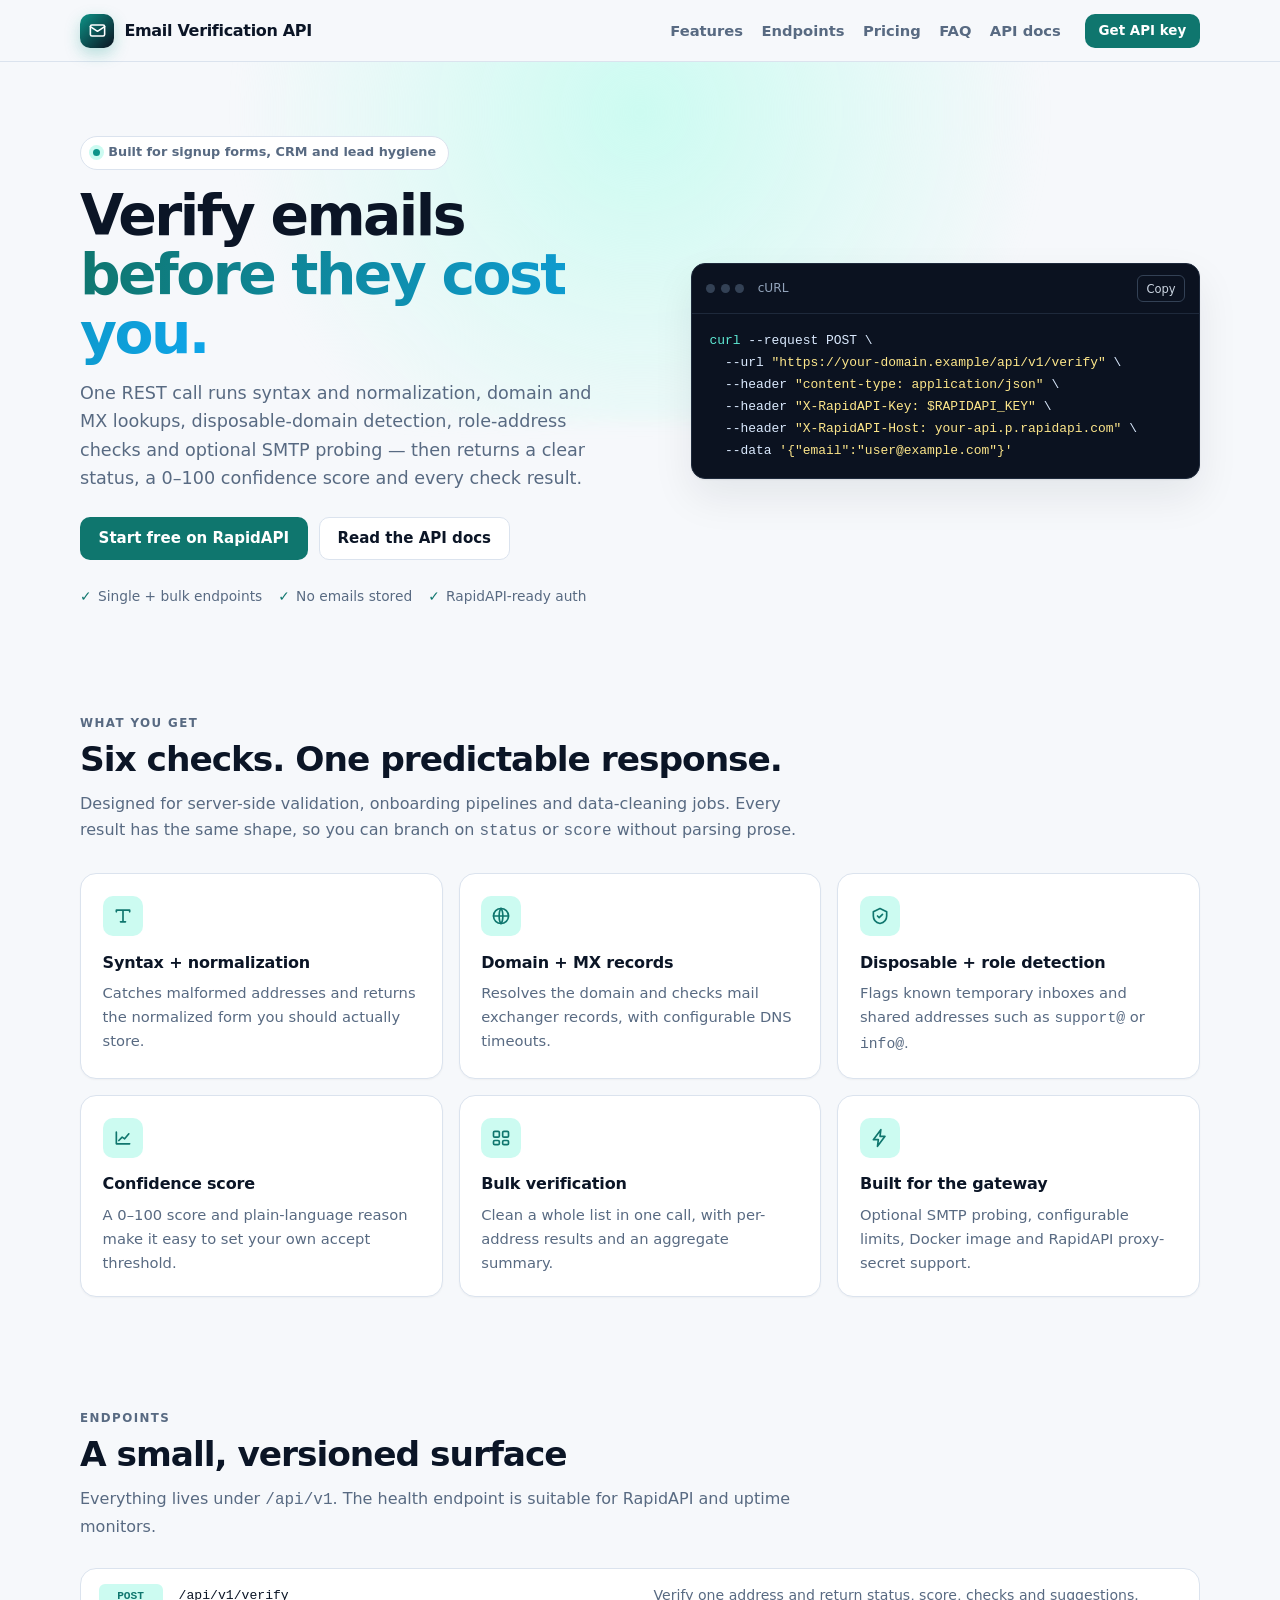
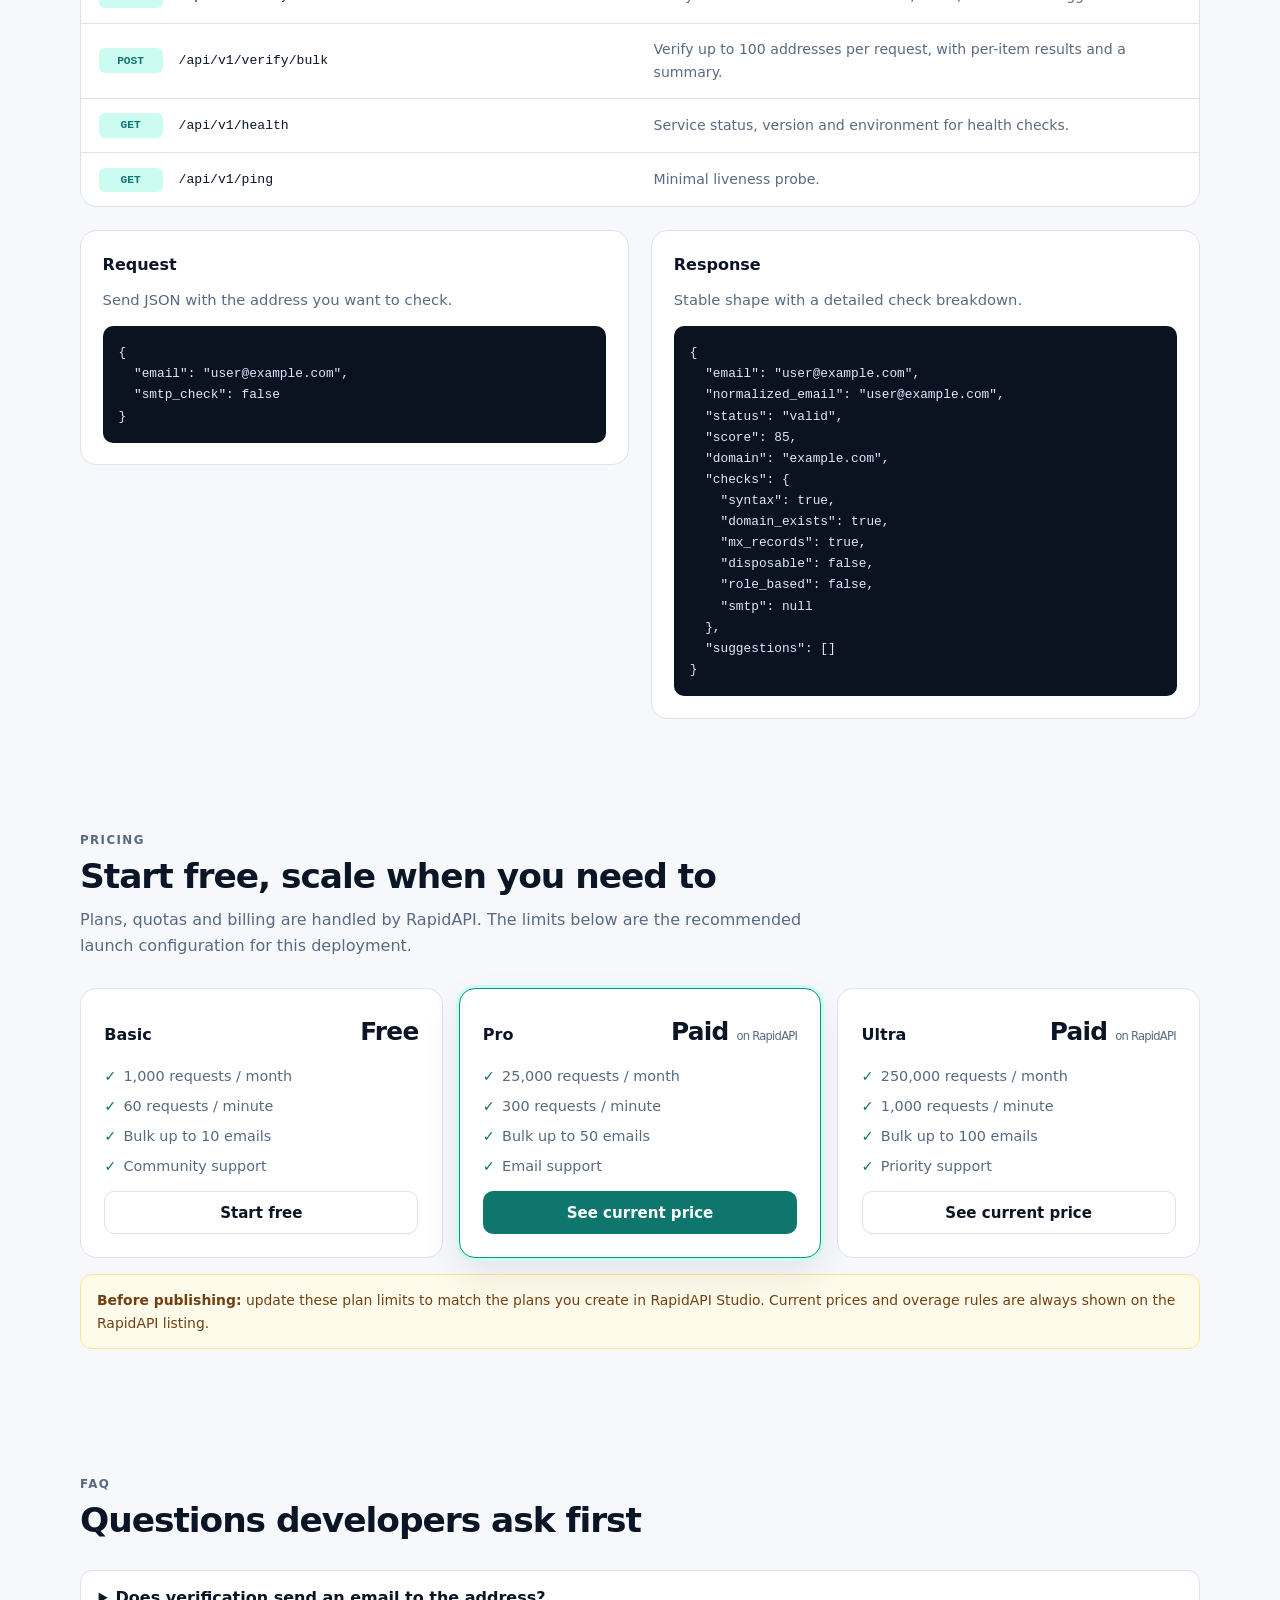
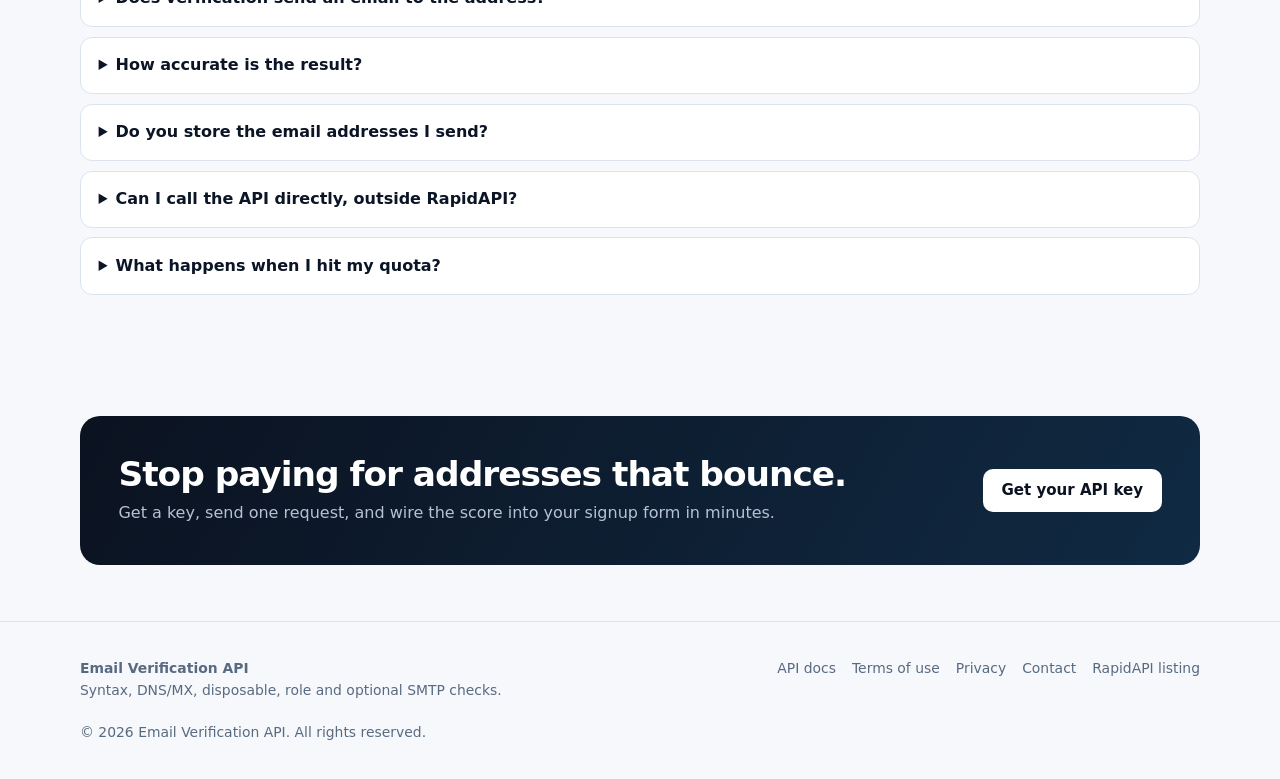
<file: website/index.html>
<!doctype html>
<html lang="en">
  <head>
    <meta charset="utf-8" />
    <meta name="viewport" content="width=device-width, initial-scale=1" />
    <title>Email Verification API — Validate emails in one request</title>
    <meta
      name="description"
      content="A fast email verification API with syntax, DNS/MX, disposable-domain, role-based and optional SMTP checks. One request returns a status, 0–100 score and a full check breakdown."
    />
    <meta name="theme-color" content="#0d9488" />
    <meta property="og:title" content="Email Verification API" />
    <meta
      property="og:description"
      content="Validate emails before they cost you. Syntax, DNS/MX, disposable, role-based and optional SMTP checks in one request."
    />
    <meta property="og:type" content="website" />
    <link rel="icon" href="assets/favicon.svg" type="image/svg+xml" />
    <link rel="stylesheet" href="assets/styles.css" />
    <!--
      BEFORE PUBLISHING
      Replace https://your-domain.example and support@your-domain.example
      everywhere on this page, in terms.html and in privacy.html.
      Also point the "Get API key" buttons at your real RapidAPI listing.
    -->
  </head>
  <body>
    <a class="skip-link" href="#main">Skip to content</a>

    <header class="site-header">
      <div class="container nav">
        <a class="brand" href="/" aria-label="Email Verification API home">
          <span class="brand-mark" aria-hidden="true">
            <svg viewBox="0 0 24 24" fill="none" stroke="currentColor" stroke-width="2" stroke-linecap="round" stroke-linejoin="round">
              <rect x="3" y="5" width="18" height="14" rx="2" />
              <path d="m3 7 9 6 9-6" />
            </svg>
          </span>
          <span>Email Verification API</span>
        </a>

        <nav class="nav-links" aria-label="Main">
          <a href="#features">Features</a>
          <a href="#endpoints">Endpoints</a>
          <a href="#pricing">Pricing</a>
          <a href="#faq">FAQ</a>
          <a href="/docs">API docs</a>
        </nav>

        <a class="btn btn-sm btn-accent" href="https://rapidapi.com/">Get API key</a>
      </div>
    </header>

    <main id="main">
      <section class="hero">
        <div class="container hero-grid">
          <div>
            <span class="eyebrow"><span class="dot" aria-hidden="true"></span> Built for signup forms, CRM and lead hygiene</span>
            <h1>Verify emails <span class="grad">before they cost you.</span></h1>
            <p class="lede">
              One REST call runs syntax and normalization, domain and MX lookups, disposable-domain
              detection, role-address checks and optional SMTP probing — then returns a clear status,
              a 0–100 confidence score and every check result.
            </p>
            <div class="hero-actions">
              <a class="btn btn-accent" href="https://rapidapi.com/">Start free on RapidAPI</a>
              <a class="btn btn-ghost" href="/docs">Read the API docs</a>
            </div>
            <div class="hero-meta">
              <span><span class="check" aria-hidden="true">✓</span> Single + bulk endpoints</span>
              <span><span class="check" aria-hidden="true">✓</span> No emails stored</span>
              <span><span class="check" aria-hidden="true">✓</span> RapidAPI-ready auth</span>
            </div>
          </div>

          <div class="code-card" aria-label="Example request">
            <div class="code-head">
              <span class="traffic" aria-hidden="true"><i></i><i></i><i></i></span>
              cURL
              <button class="copy-btn" type="button" data-copy="curl-example">Copy</button>
            </div>
            <pre id="curl-example"><code><span class="tok">curl</span> --request POST \
  --url <span class="str">"https://your-domain.example/api/v1/verify"</span> \
  --header <span class="str">"content-type: application/json"</span> \
  --header <span class="str">"X-RapidAPI-Key: $RAPIDAPI_KEY"</span> \
  --header <span class="str">"X-RapidAPI-Host: your-api.p.rapidapi.com"</span> \
  --data <span class="str">'{"email":"user@example.com"}'</span></code></pre>
          </div>
        </div>
      </section>

      <section class="section" id="features">
        <div class="container">
          <div class="section-head">
            <p class="kicker">What you get</p>
            <h2>Six checks. One predictable response.</h2>
            <p>
              Designed for server-side validation, onboarding pipelines and data-cleaning jobs.
              Every result has the same shape, so you can branch on <code>status</code> or
              <code>score</code> without parsing prose.
            </p>
          </div>

          <div class="grid-3">
            <article class="card">
              <div class="icon" aria-hidden="true">
                <svg viewBox="0 0 24 24" fill="none" stroke="currentColor" stroke-width="2" stroke-linecap="round" stroke-linejoin="round">
                  <path d="M4 7V5h16v2M12 5v14M9 19h6" />
                </svg>
              </div>
              <h3>Syntax + normalization</h3>
              <p>Catches malformed addresses and returns the normalized form you should actually store.</p>
            </article>

            <article class="card">
              <div class="icon" aria-hidden="true">
                <svg viewBox="0 0 24 24" fill="none" stroke="currentColor" stroke-width="2" stroke-linecap="round" stroke-linejoin="round">
                  <circle cx="12" cy="12" r="9" />
                  <path d="M3 12h18M12 3c3 3.5 3 14.5 0 18M12 3c-3 3.5-3 14.5 0 18" />
                </svg>
              </div>
              <h3>Domain + MX records</h3>
              <p>Resolves the domain and checks mail exchanger records, with configurable DNS timeouts.</p>
            </article>

            <article class="card">
              <div class="icon" aria-hidden="true">
                <svg viewBox="0 0 24 24" fill="none" stroke="currentColor" stroke-width="2" stroke-linecap="round" stroke-linejoin="round">
                  <path d="M12 3 4 7v5c0 5 3.5 8 8 9 4.5-1 8-4 8-9V7l-8-4Z" />
                  <path d="m9 12 2 2 4-4" />
                </svg>
              </div>
              <h3>Disposable + role detection</h3>
              <p>Flags known temporary inboxes and shared addresses such as <code>support@</code> or <code>info@</code>.</p>
            </article>

            <article class="card">
              <div class="icon" aria-hidden="true">
                <svg viewBox="0 0 24 24" fill="none" stroke="currentColor" stroke-width="2" stroke-linecap="round" stroke-linejoin="round">
                  <path d="M4 19V5M4 19h16" />
                  <path d="m7 15 4-4 3 2 5-6" />
                </svg>
              </div>
              <h3>Confidence score</h3>
              <p>A 0–100 score and plain-language reason make it easy to set your own accept threshold.</p>
            </article>

            <article class="card">
              <div class="icon" aria-hidden="true">
                <svg viewBox="0 0 24 24" fill="none" stroke="currentColor" stroke-width="2" stroke-linecap="round" stroke-linejoin="round">
                  <rect x="3" y="4" width="7" height="7" rx="1.5" />
                  <rect x="14" y="4" width="7" height="7" rx="1.5" />
                  <rect x="3" y="15" width="7" height="5" rx="1.5" />
                  <rect x="14" y="15" width="7" height="5" rx="1.5" />
                </svg>
              </div>
              <h3>Bulk verification</h3>
              <p>Clean a whole list in one call, with per-address results and an aggregate summary.</p>
            </article>

            <article class="card">
              <div class="icon" aria-hidden="true">
                <svg viewBox="0 0 24 24" fill="none" stroke="currentColor" stroke-width="2" stroke-linecap="round" stroke-linejoin="round">
                  <path d="M13 2 4 14h6l-1 8 9-12h-6l1-8Z" />
                </svg>
              </div>
              <h3>Built for the gateway</h3>
              <p>Optional SMTP probing, configurable limits, Docker image and RapidAPI proxy-secret support.</p>
            </article>
          </div>
        </div>
      </section>

      <section class="section" id="endpoints">
        <div class="container">
          <div class="section-head">
            <p class="kicker">Endpoints</p>
            <h2>A small, versioned surface</h2>
            <p>Everything lives under <code>/api/v1</code>. The health endpoint is suitable for RapidAPI and uptime monitors.</p>
          </div>

          <div class="endpoint-list">
            <div class="endpoint">
              <span class="method">POST</span>
              <code>/api/v1/verify</code>
              <p>Verify one address and return status, score, checks and suggestions.</p>
            </div>
            <div class="endpoint">
              <span class="method">POST</span>
              <code>/api/v1/verify/bulk</code>
              <p>Verify up to 100 addresses per request, with per-item results and a summary.</p>
            </div>
            <div class="endpoint">
              <span class="method">GET</span>
              <code>/api/v1/health</code>
              <p>Service status, version and environment for health checks.</p>
            </div>
            <div class="endpoint">
              <span class="method">GET</span>
              <code>/api/v1/ping</code>
              <p>Minimal liveness probe.</p>
            </div>
          </div>

          <div class="split" style="margin-top: 1.4rem">
            <div class="panel">
              <h3>Request</h3>
              <p>Send JSON with the address you want to check.</p>
              <pre><code>{
  "email": "user@example.com",
  "smtp_check": false
}</code></pre>
            </div>
            <div class="panel">
              <h3>Response</h3>
              <p>Stable shape with a detailed check breakdown.</p>
              <pre><code>{
  "email": "user@example.com",
  "normalized_email": "user@example.com",
  "status": "valid",
  "score": 85,
  "domain": "example.com",
  "checks": {
    "syntax": true,
    "domain_exists": true,
    "mx_records": true,
    "disposable": false,
    "role_based": false,
    "smtp": null
  },
  "suggestions": []
}</code></pre>
            </div>
          </div>
        </div>
      </section>

      <section class="section" id="pricing">
        <div class="container">
          <div class="section-head">
            <p class="kicker">Pricing</p>
            <h2>Start free, scale when you need to</h2>
            <p>
              Plans, quotas and billing are handled by RapidAPI. The limits below are the recommended
              launch configuration for this deployment.
            </p>
          </div>

          <div class="plan-grid">
            <article class="plan">
              <div class="plan-top">
                <h3>Basic</h3>
                <span class="price">Free</span>
              </div>
              <ul>
                <li>1,000 requests / month</li>
                <li>60 requests / minute</li>
                <li>Bulk up to 10 emails</li>
                <li>Community support</li>
              </ul>
              <a class="btn btn-ghost" href="https://rapidapi.com/">Start free</a>
            </article>

            <article class="plan featured">
              <div class="plan-top">
                <h3>Pro</h3>
                <span class="price">Paid <small>on RapidAPI</small></span>
              </div>
              <ul>
                <li>25,000 requests / month</li>
                <li>300 requests / minute</li>
                <li>Bulk up to 50 emails</li>
                <li>Email support</li>
              </ul>
              <a class="btn btn-accent" href="https://rapidapi.com/">See current price</a>
            </article>

            <article class="plan">
              <div class="plan-top">
                <h3>Ultra</h3>
                <span class="price">Paid <small>on RapidAPI</small></span>
              </div>
              <ul>
                <li>250,000 requests / month</li>
                <li>1,000 requests / minute</li>
                <li>Bulk up to 100 emails</li>
                <li>Priority support</li>
              </ul>
              <a class="btn btn-ghost" href="https://rapidapi.com/">See current price</a>
            </article>
          </div>

          <p class="note">
            <strong>Before publishing:</strong> update these plan limits to match the plans you create in
            RapidAPI Studio. Current prices and overage rules are always shown on the RapidAPI listing.
          </p>
        </div>
      </section>

      <section class="section" id="faq">
        <div class="container">
          <div class="section-head">
            <p class="kicker">FAQ</p>
            <h2>Questions developers ask first</h2>
          </div>

          <details>
            <summary>Does verification send an email to the address?</summary>
            <p>
              No. The SMTP check, when enabled, performs a best-effort mailbox handshake with the
              recipient domain. It never sends a message and never reads the mailbox. SMTP is disabled
              by default because many providers rate-limit or block probing.
            </p>
          </details>

          <details>
            <summary>How accurate is the result?</summary>
            <p>
              Syntax, DNS, disposable and role checks are deterministic. SMTP is best-effort and can be
              inconclusive. Treat <code>score</code> as a signal, not a guarantee, and set an acceptance
              threshold that fits your signup flow.
            </p>
          </details>

          <details>
            <summary>Do you store the email addresses I send?</summary>
            <p>
              The service processes addresses in memory to run the checks and does not persist them as a
              contact database. Request metadata may appear in short-lived operational logs for security
              and debugging. See the <a href="/privacy">privacy policy</a>.
            </p>
          </details>

          <details>
            <summary>Can I call the API directly, outside RapidAPI?</summary>
            <p>
              The backend supports an optional direct <code>X-API-Key</code>, but the public offering is
              sold through RapidAPI. Use the RapidAPI key and host headers shown in your dashboard.
            </p>
          </details>

          <details>
            <summary>What happens when I hit my quota?</summary>
            <p>
              RapidAPI enforces plan quotas and returns a rate-limit response. The API also returns
              standard error codes and a <code>Retry-After</code> header where applicable.
            </p>
          </details>
        </div>
      </section>

      <section class="section">
        <div class="container">
          <div class="cta">
            <div>
              <h2>Stop paying for addresses that bounce.</h2>
              <p>Get a key, send one request, and wire the score into your signup form in minutes.</p>
            </div>
            <a class="btn" href="https://rapidapi.com/">Get your API key</a>
          </div>
        </div>
      </section>
    </main>

    <footer class="site-footer">
      <div class="container footer-grid">
        <div>
          <strong>Email Verification API</strong><br />
          <span>Syntax, DNS/MX, disposable, role and optional SMTP checks.</span>
        </div>
        <nav class="footer-links" aria-label="Legal and support">
          <a href="/docs">API docs</a>
          <a href="/terms">Terms of use</a>
          <a href="/privacy">Privacy</a>
          <a href="mailto:support@your-domain.example">Contact</a>
          <a href="https://rapidapi.com/">RapidAPI listing</a>
        </nav>
      </div>
      <div class="container" style="margin-top: 1.2rem">
        <span>© 2026 Email Verification API. All rights reserved.</span>
      </div>
    </footer>

    <script src="assets/app.js" defer></script>
  </body>
</html>
</file>
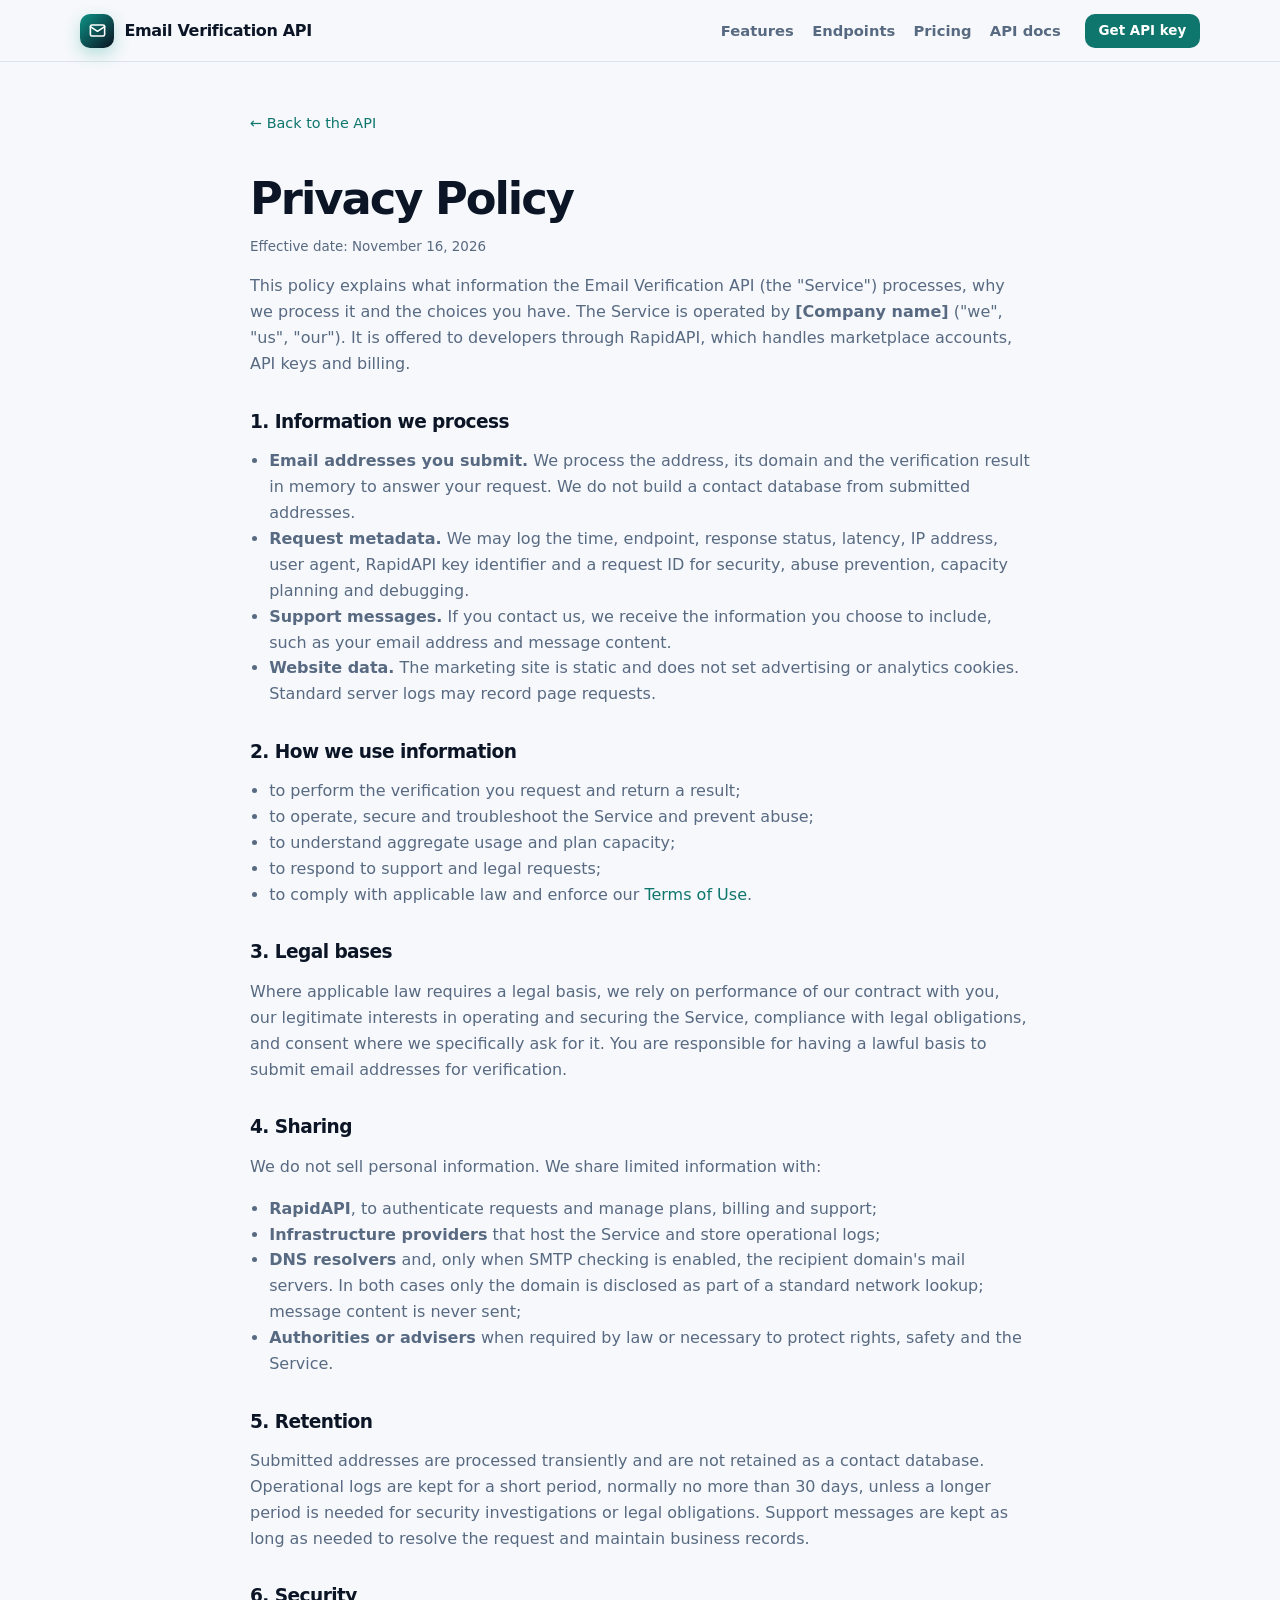
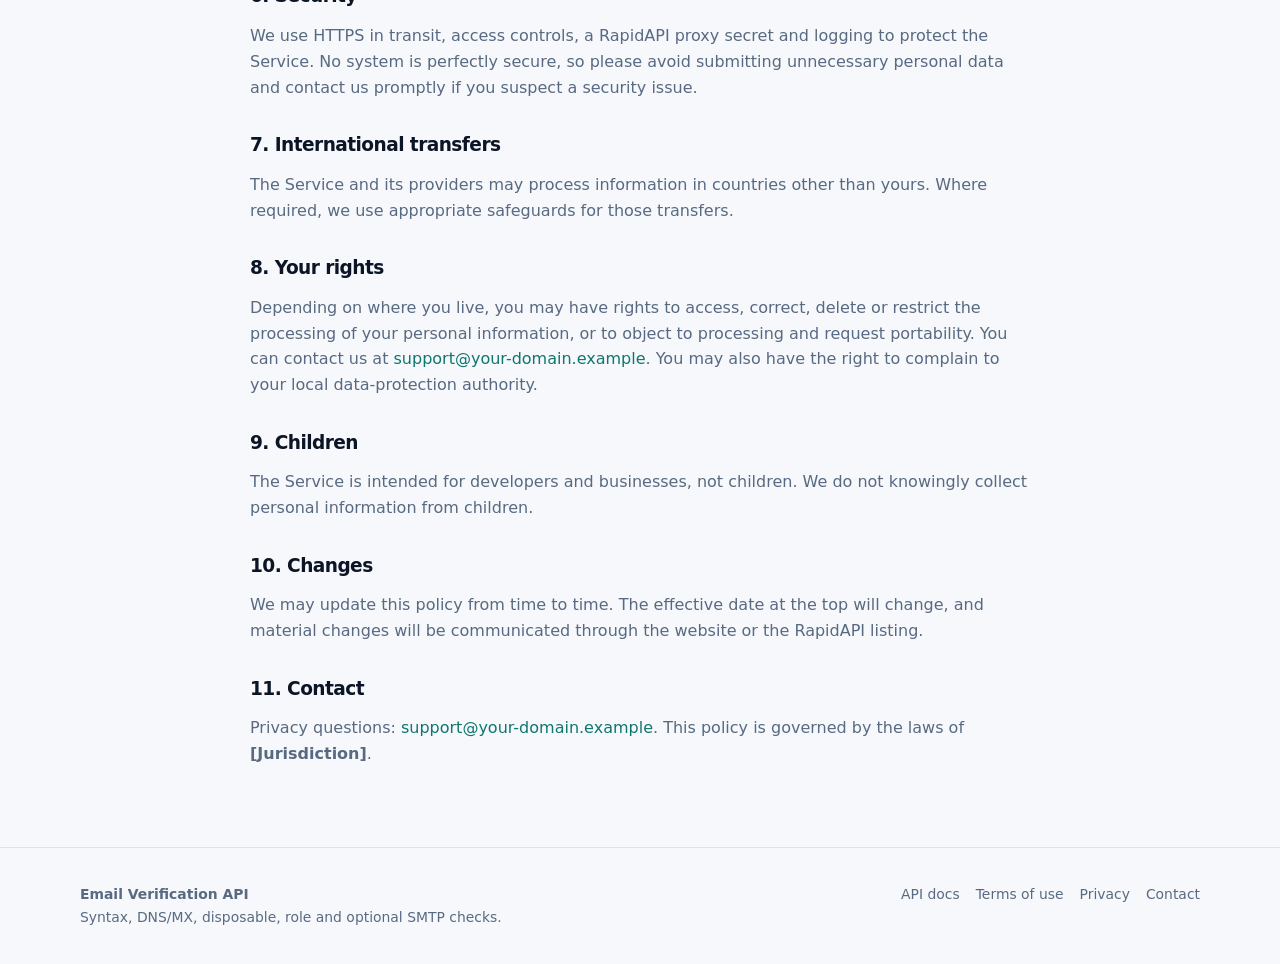
<file: website/privacy.html>
<!doctype html>
<html lang="en">
  <head>
    <meta charset="utf-8" />
    <meta name="viewport" content="width=device-width, initial-scale=1" />
    <title>Privacy Policy — Email Verification API</title>
    <meta name="robots" content="index,follow" />
    <meta name="description" content="Privacy policy for the Email Verification API." />
    <link rel="icon" href="assets/favicon.svg" type="image/svg+xml" />
    <link rel="stylesheet" href="assets/styles.css" />
    <!-- Replace [Company name], [Jurisdiction] and the contact email before publishing. -->
  </head>
  <body>
    <a class="skip-link" href="#main">Skip to content</a>

    <header class="site-header">
      <div class="container nav">
        <a class="brand" href="/" aria-label="Email Verification API home">
          <span class="brand-mark" aria-hidden="true">
            <svg viewBox="0 0 24 24" fill="none" stroke="currentColor" stroke-width="2" stroke-linecap="round" stroke-linejoin="round">
              <rect x="3" y="5" width="18" height="14" rx="2" />
              <path d="m3 7 9 6 9-6" />
            </svg>
          </span>
          <span>Email Verification API</span>
        </a>
        <nav class="nav-links" aria-label="Main">
          <a href="/#features">Features</a>
          <a href="/#endpoints">Endpoints</a>
          <a href="/#pricing">Pricing</a>
          <a href="/docs">API docs</a>
        </nav>
        <a class="btn btn-sm btn-accent" href="https://rapidapi.com/">Get API key</a>
      </div>
    </header>

    <main id="main" class="container">
      <article class="legal">
        <a class="back-link" href="/">← Back to the API</a>
        <h1>Privacy Policy</h1>
        <p class="updated">Effective date: November 16, 2026</p>

        <p>
          This policy explains what information the Email Verification API (the "Service") processes,
          why we process it and the choices you have. The Service is operated by
          <strong>[Company name]</strong> ("we", "us", "our"). It is offered to developers through
          RapidAPI, which handles marketplace accounts, API keys and billing.
        </p>

        <h2>1. Information we process</h2>
        <ul>
          <li>
            <strong>Email addresses you submit.</strong> We process the address, its domain and the
            verification result in memory to answer your request. We do not build a contact database
            from submitted addresses.
          </li>
          <li>
            <strong>Request metadata.</strong> We may log the time, endpoint, response status, latency,
            IP address, user agent, RapidAPI key identifier and a request ID for security, abuse
            prevention, capacity planning and debugging.
          </li>
          <li>
            <strong>Support messages.</strong> If you contact us, we receive the information you choose
            to include, such as your email address and message content.
          </li>
          <li>
            <strong>Website data.</strong> The marketing site is static and does not set advertising or
            analytics cookies. Standard server logs may record page requests.
          </li>
        </ul>

        <h2>2. How we use information</h2>
        <ul>
          <li>to perform the verification you request and return a result;</li>
          <li>to operate, secure and troubleshoot the Service and prevent abuse;</li>
          <li>to understand aggregate usage and plan capacity;</li>
          <li>to respond to support and legal requests;</li>
          <li>to comply with applicable law and enforce our <a href="/terms">Terms of Use</a>.</li>
        </ul>

        <h2>3. Legal bases</h2>
        <p>
          Where applicable law requires a legal basis, we rely on performance of our contract with you,
          our legitimate interests in operating and securing the Service, compliance with legal
          obligations, and consent where we specifically ask for it. You are responsible for having a
          lawful basis to submit email addresses for verification.
        </p>

        <h2>4. Sharing</h2>
        <p>We do not sell personal information. We share limited information with:</p>
        <ul>
          <li><strong>RapidAPI</strong>, to authenticate requests and manage plans, billing and support;</li>
          <li>
            <strong>Infrastructure providers</strong> that host the Service and store operational logs;
          </li>
          <li>
            <strong>DNS resolvers</strong> and, only when SMTP checking is enabled, the recipient
            domain's mail servers. In both cases only the domain is disclosed as part of a standard
            network lookup; message content is never sent;
          </li>
          <li>
            <strong>Authorities or advisers</strong> when required by law or necessary to protect
            rights, safety and the Service.
          </li>
        </ul>

        <h2>5. Retention</h2>
        <p>
          Submitted addresses are processed transiently and are not retained as a contact database.
          Operational logs are kept for a short period, normally no more than 30 days, unless a longer
          period is needed for security investigations or legal obligations. Support messages are kept
          as long as needed to resolve the request and maintain business records.
        </p>

        <h2>6. Security</h2>
        <p>
          We use HTTPS in transit, access controls, a RapidAPI proxy secret and logging to protect the
          Service. No system is perfectly secure, so please avoid submitting unnecessary personal data
          and contact us promptly if you suspect a security issue.
        </p>

        <h2>7. International transfers</h2>
        <p>
          The Service and its providers may process information in countries other than yours. Where
          required, we use appropriate safeguards for those transfers.
        </p>

        <h2>8. Your rights</h2>
        <p>
          Depending on where you live, you may have rights to access, correct, delete or restrict the
          processing of your personal information, or to object to processing and request portability.
          You can contact us at
          <a href="mailto:support@your-domain.example">support@your-domain.example</a>. You may also
          have the right to complain to your local data-protection authority.
        </p>

        <h2>9. Children</h2>
        <p>
          The Service is intended for developers and businesses, not children. We do not knowingly
          collect personal information from children.
        </p>

        <h2>10. Changes</h2>
        <p>
          We may update this policy from time to time. The effective date at the top will change, and
          material changes will be communicated through the website or the RapidAPI listing.
        </p>

        <h2>11. Contact</h2>
        <p>
          Privacy questions: <a href="mailto:support@your-domain.example">support@your-domain.example</a>.
          This policy is governed by the laws of <strong>[Jurisdiction]</strong>.
        </p>
      </article>
    </main>

    <footer class="site-footer">
      <div class="container footer-grid">
        <div>
          <strong>Email Verification API</strong><br />
          <span>Syntax, DNS/MX, disposable, role and optional SMTP checks.</span>
        </div>
        <nav class="footer-links" aria-label="Legal and support">
          <a href="/docs">API docs</a>
          <a href="/terms">Terms of use</a>
          <a href="/privacy">Privacy</a>
          <a href="mailto:support@your-domain.example">Contact</a>
        </nav>
      </div>
    </footer>
  </body>
</html>
</file>
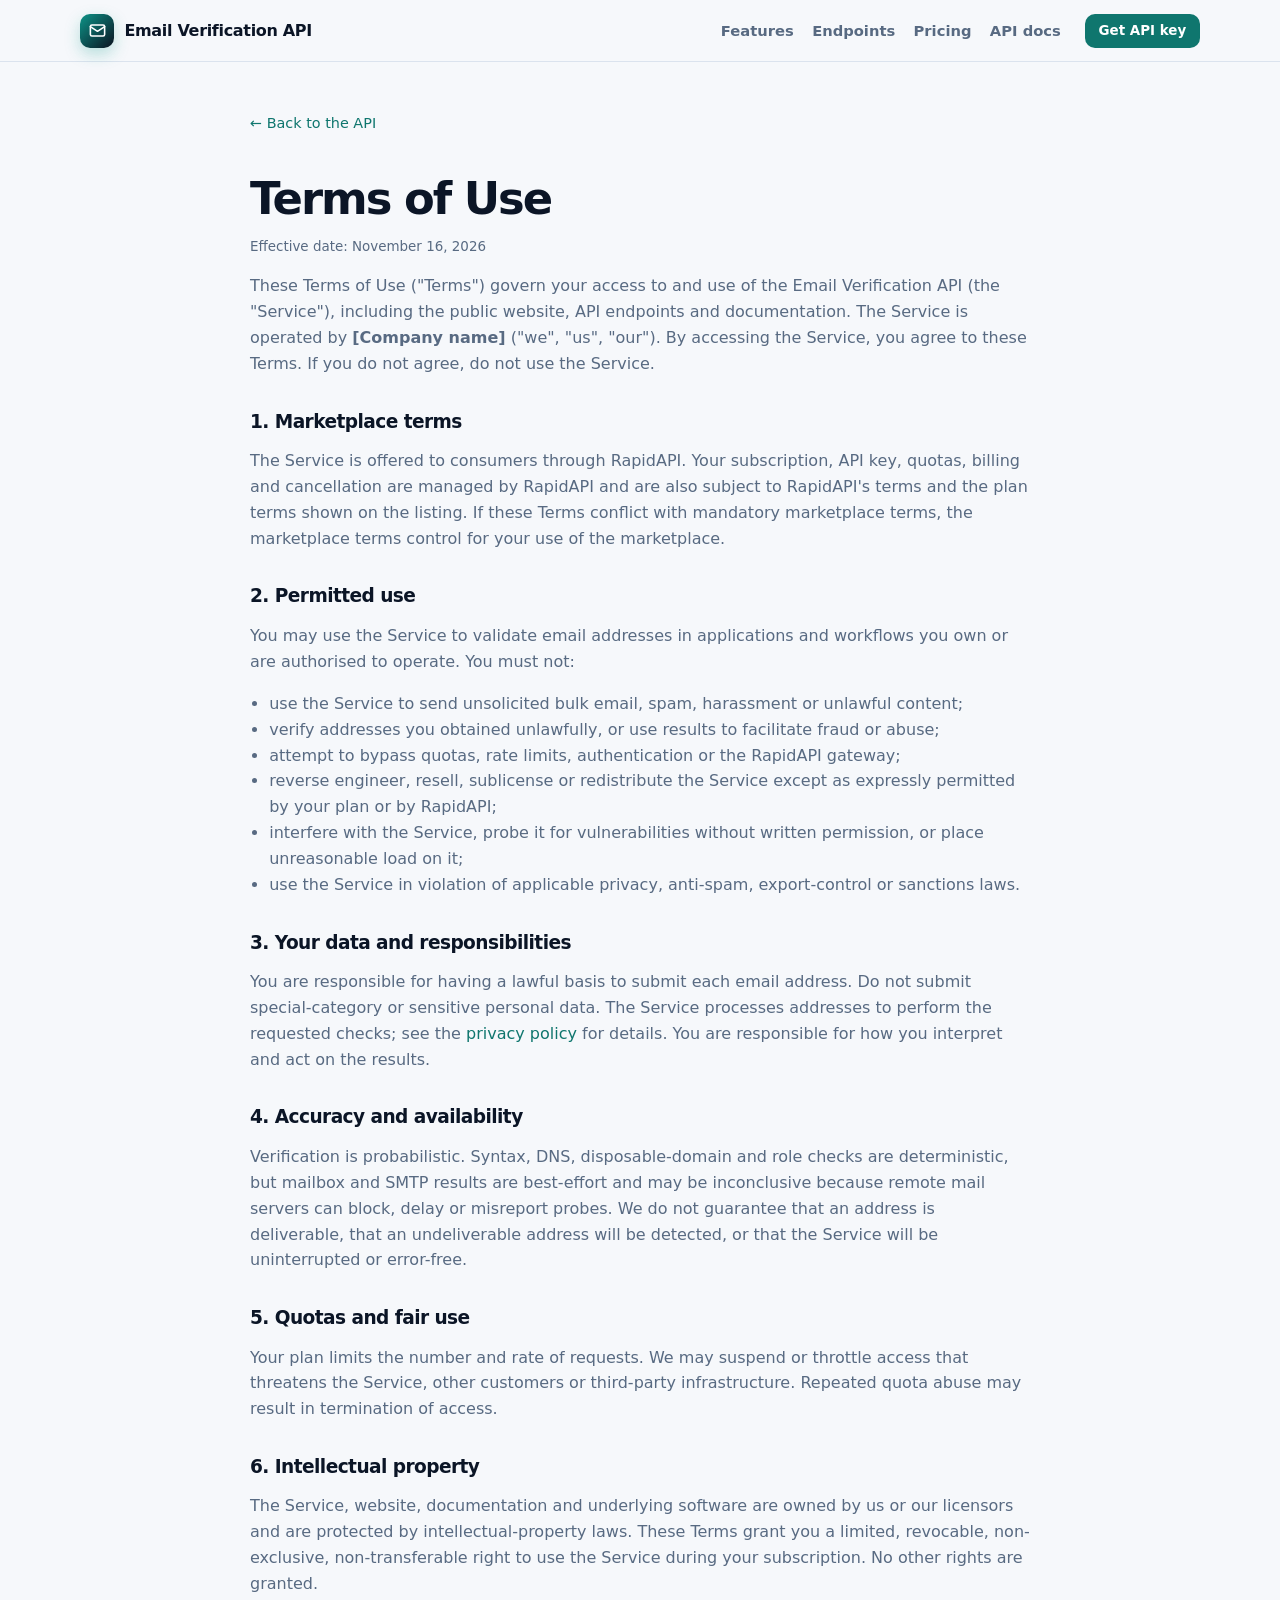
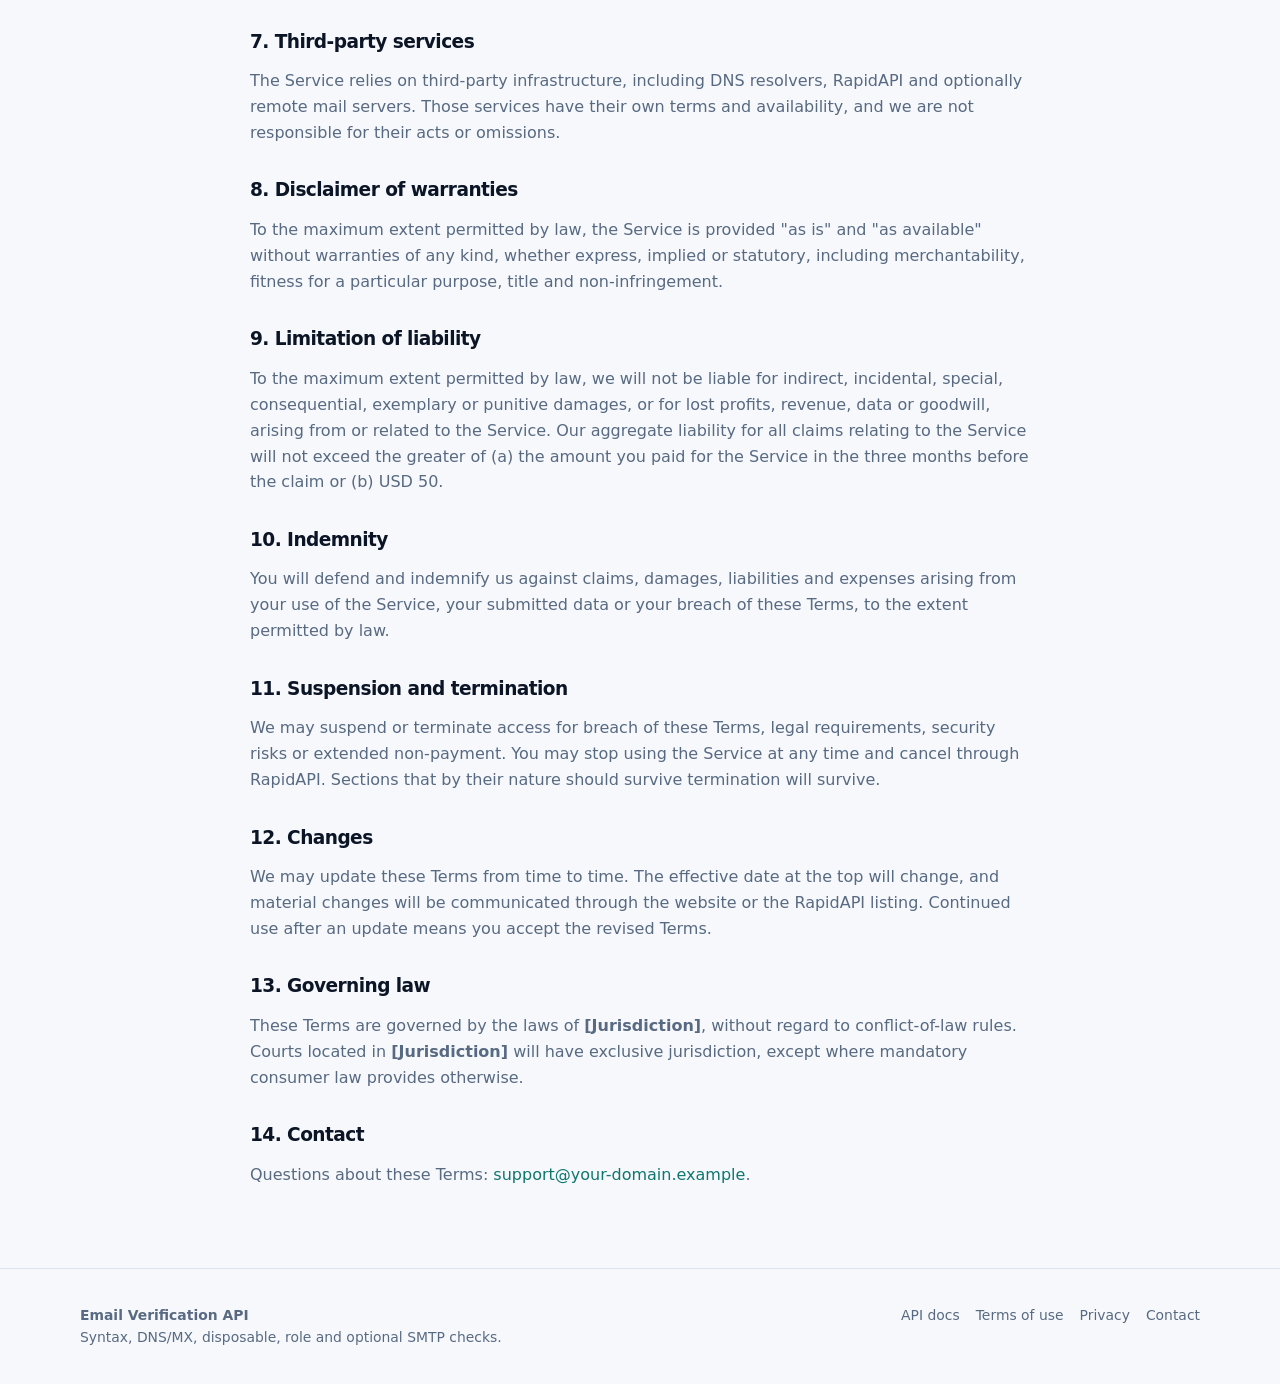
<file: website/terms.html>
<!doctype html>
<html lang="en">
  <head>
    <meta charset="utf-8" />
    <meta name="viewport" content="width=device-width, initial-scale=1" />
    <title>Terms of Use — Email Verification API</title>
    <meta name="robots" content="index,follow" />
    <meta name="description" content="Terms of use for the Email Verification API." />
    <link rel="icon" href="assets/favicon.svg" type="image/svg+xml" />
    <link rel="stylesheet" href="assets/styles.css" />
    <!-- Replace [Company name], [Jurisdiction] and the contact email before publishing. -->
  </head>
  <body>
    <a class="skip-link" href="#main">Skip to content</a>

    <header class="site-header">
      <div class="container nav">
        <a class="brand" href="/" aria-label="Email Verification API home">
          <span class="brand-mark" aria-hidden="true">
            <svg viewBox="0 0 24 24" fill="none" stroke="currentColor" stroke-width="2" stroke-linecap="round" stroke-linejoin="round">
              <rect x="3" y="5" width="18" height="14" rx="2" />
              <path d="m3 7 9 6 9-6" />
            </svg>
          </span>
          <span>Email Verification API</span>
        </a>
        <nav class="nav-links" aria-label="Main">
          <a href="/#features">Features</a>
          <a href="/#endpoints">Endpoints</a>
          <a href="/#pricing">Pricing</a>
          <a href="/docs">API docs</a>
        </nav>
        <a class="btn btn-sm btn-accent" href="https://rapidapi.com/">Get API key</a>
      </div>
    </header>

    <main id="main" class="container">
      <article class="legal">
        <a class="back-link" href="/">← Back to the API</a>
        <h1>Terms of Use</h1>
        <p class="updated">Effective date: November 16, 2026</p>

        <p>
          These Terms of Use ("Terms") govern your access to and use of the Email Verification API
          (the "Service"), including the public website, API endpoints and documentation. The Service
          is operated by <strong>[Company name]</strong> ("we", "us", "our"). By accessing the Service,
          you agree to these Terms. If you do not agree, do not use the Service.
        </p>

        <h2>1. Marketplace terms</h2>
        <p>
          The Service is offered to consumers through RapidAPI. Your subscription, API key, quotas,
          billing and cancellation are managed by RapidAPI and are also subject to RapidAPI's terms and
          the plan terms shown on the listing. If these Terms conflict with mandatory marketplace terms,
          the marketplace terms control for your use of the marketplace.
        </p>

        <h2>2. Permitted use</h2>
        <p>You may use the Service to validate email addresses in applications and workflows you own or are authorised to operate. You must not:</p>
        <ul>
          <li>use the Service to send unsolicited bulk email, spam, harassment or unlawful content;</li>
          <li>verify addresses you obtained unlawfully, or use results to facilitate fraud or abuse;</li>
          <li>attempt to bypass quotas, rate limits, authentication or the RapidAPI gateway;</li>
          <li>reverse engineer, resell, sublicense or redistribute the Service except as expressly permitted by your plan or by RapidAPI;</li>
          <li>interfere with the Service, probe it for vulnerabilities without written permission, or place unreasonable load on it;</li>
          <li>use the Service in violation of applicable privacy, anti-spam, export-control or sanctions laws.</li>
        </ul>

        <h2>3. Your data and responsibilities</h2>
        <p>
          You are responsible for having a lawful basis to submit each email address. Do not submit
          special-category or sensitive personal data. The Service processes addresses to perform the
          requested checks; see the <a href="/privacy">privacy policy</a> for details. You are
          responsible for how you interpret and act on the results.
        </p>

        <h2>4. Accuracy and availability</h2>
        <p>
          Verification is probabilistic. Syntax, DNS, disposable-domain and role checks are
          deterministic, but mailbox and SMTP results are best-effort and may be inconclusive because
          remote mail servers can block, delay or misreport probes. We do not guarantee that an
          address is deliverable, that an undeliverable address will be detected, or that the Service
          will be uninterrupted or error-free.
        </p>

        <h2>5. Quotas and fair use</h2>
        <p>
          Your plan limits the number and rate of requests. We may suspend or throttle access that
          threatens the Service, other customers or third-party infrastructure. Repeated quota abuse
          may result in termination of access.
        </p>

        <h2>6. Intellectual property</h2>
        <p>
          The Service, website, documentation and underlying software are owned by us or our licensors
          and are protected by intellectual-property laws. These Terms grant you a limited, revocable,
          non-exclusive, non-transferable right to use the Service during your subscription. No other
          rights are granted.
        </p>

        <h2>7. Third-party services</h2>
        <p>
          The Service relies on third-party infrastructure, including DNS resolvers, RapidAPI and
          optionally remote mail servers. Those services have their own terms and availability, and we
          are not responsible for their acts or omissions.
        </p>

        <h2>8. Disclaimer of warranties</h2>
        <p>
          To the maximum extent permitted by law, the Service is provided "as is" and "as available"
          without warranties of any kind, whether express, implied or statutory, including
          merchantability, fitness for a particular purpose, title and non-infringement.
        </p>

        <h2>9. Limitation of liability</h2>
        <p>
          To the maximum extent permitted by law, we will not be liable for indirect, incidental,
          special, consequential, exemplary or punitive damages, or for lost profits, revenue, data or
          goodwill, arising from or related to the Service. Our aggregate liability for all claims
          relating to the Service will not exceed the greater of (a) the amount you paid for the
          Service in the three months before the claim or (b) USD 50.
        </p>

        <h2>10. Indemnity</h2>
        <p>
          You will defend and indemnify us against claims, damages, liabilities and expenses arising
          from your use of the Service, your submitted data or your breach of these Terms, to the
          extent permitted by law.
        </p>

        <h2>11. Suspension and termination</h2>
        <p>
          We may suspend or terminate access for breach of these Terms, legal requirements, security
          risks or extended non-payment. You may stop using the Service at any time and cancel through
          RapidAPI. Sections that by their nature should survive termination will survive.
        </p>

        <h2>12. Changes</h2>
        <p>
          We may update these Terms from time to time. The effective date at the top will change, and
          material changes will be communicated through the website or the RapidAPI listing. Continued
          use after an update means you accept the revised Terms.
        </p>

        <h2>13. Governing law</h2>
        <p>
          These Terms are governed by the laws of <strong>[Jurisdiction]</strong>, without regard to
          conflict-of-law rules. Courts located in <strong>[Jurisdiction]</strong> will have exclusive
          jurisdiction, except where mandatory consumer law provides otherwise.
        </p>

        <h2>14. Contact</h2>
        <p>
          Questions about these Terms: <a href="mailto:support@your-domain.example">support@your-domain.example</a>.
        </p>
      </article>
    </main>

    <footer class="site-footer">
      <div class="container footer-grid">
        <div>
          <strong>Email Verification API</strong><br />
          <span>Syntax, DNS/MX, disposable, role and optional SMTP checks.</span>
        </div>
        <nav class="footer-links" aria-label="Legal and support">
          <a href="/docs">API docs</a>
          <a href="/terms">Terms of use</a>
          <a href="/privacy">Privacy</a>
          <a href="mailto:support@your-domain.example">Contact</a>
        </nav>
      </div>
    </footer>
  </body>
</html>
</file>
<file: website/assets/styles.css>
:root {
  --bg: #f6f8fb;
  --surface: #ffffff;
  --ink: #0b1526;
  --muted: #586a82;
  --line: #dbe3ee;
  --accent: #0d9488;
  --accent-ink: #0f766e;
  --accent-soft: #ccfbf1;
  --code-bg: #0b1220;
  --radius: 16px;
  --shadow: 0 1px 2px rgba(11, 21, 38, 0.06), 0 18px 42px rgba(11, 21, 38, 0.08);
  --max: 1120px;
  color-scheme: light;
}

* {
  box-sizing: border-box;
}

html {
  scroll-behavior: smooth;
  scroll-padding-top: 5rem;
}

body {
  margin: 0;
  background: var(--bg);
  color: var(--ink);
  font-family: ui-sans-serif, system-ui, -apple-system, "Segoe UI", Roboto, Helvetica, Arial,
    "Apple Color Emoji", "Segoe UI Emoji", sans-serif;
  font-size: 16px;
  line-height: 1.62;
  -webkit-font-smoothing: antialiased;
}

img,
svg {
  max-width: 100%;
}

a {
  color: var(--accent-ink);
  text-decoration: none;
}

a:hover {
  text-decoration: underline;
}

code,
pre {
  font-family: ui-monospace, SFMono-Regular, "SF Mono", Menlo, Consolas, "Liberation Mono", monospace;
}

.container {
  width: min(100% - 2.5rem, var(--max));
  margin-inline: auto;
}

.skip-link {
  position: absolute;
  left: -9999px;
  top: 0;
  z-index: 100;
  background: var(--ink);
  color: #fff;
  padding: 0.6rem 1rem;
  border-radius: 0 0 8px 0;
}

.skip-link:focus {
  left: 0;
}

/* ---------- Header ---------- */

.site-header {
  position: sticky;
  top: 0;
  z-index: 30;
  background: rgba(246, 248, 251, 0.86);
  border-bottom: 1px solid var(--line);
  backdrop-filter: blur(14px);
}

.nav {
  display: flex;
  align-items: center;
  gap: 1.5rem;
  padding: 0.85rem 0;
}

.brand {
  display: inline-flex;
  align-items: center;
  gap: 0.65rem;
  color: var(--ink);
  font-weight: 750;
  letter-spacing: -0.02em;
  white-space: nowrap;
}

.brand:hover {
  text-decoration: none;
}

.brand-mark {
  display: grid;
  width: 34px;
  height: 34px;
  place-items: center;
  border-radius: 10px;
  background: linear-gradient(135deg, var(--accent), #0b1220);
  box-shadow: 0 6px 16px rgba(13, 148, 136, 0.28);
  color: #fff;
}

.brand-mark svg {
  width: 19px;
  height: 19px;
}

.nav-links {
  display: flex;
  align-items: center;
  gap: 1.15rem;
  margin-left: auto;
}

.nav-links a {
  color: var(--muted);
  font-size: 0.92rem;
  font-weight: 560;
}

.nav-links a:hover {
  color: var(--ink);
}

/* ---------- Buttons ---------- */

.btn {
  display: inline-flex;
  align-items: center;
  justify-content: center;
  gap: 0.5rem;
  padding: 0.72rem 1.1rem;
  border: 1px solid transparent;
  border-radius: 10px;
  background: var(--ink);
  color: #fff;
  font: inherit;
  font-size: 0.94rem;
  font-weight: 650;
  line-height: 1.2;
  cursor: pointer;
  transition: transform 0.15s ease, box-shadow 0.15s ease, background 0.15s ease;
}

.btn:hover {
  color: #fff;
  text-decoration: none;
  transform: translateY(-1px);
  box-shadow: 0 10px 24px rgba(11, 21, 38, 0.18);
}

.btn-accent {
  background: var(--accent-ink);
}

.btn-accent:hover {
  box-shadow: 0 10px 24px rgba(13, 148, 136, 0.28);
}

.btn-ghost {
  background: var(--surface);
  border-color: var(--line);
  color: var(--ink);
}

.btn-ghost:hover {
  color: var(--ink);
  box-shadow: 0 8px 20px rgba(11, 21, 38, 0.08);
}

.btn-sm {
  padding: 0.5rem 0.8rem;
  font-size: 0.84rem;
}

/* ---------- Hero ---------- */

.hero {
  position: relative;
  overflow: hidden;
  padding: 4.6rem 0 3.2rem;
}

.hero::before {
  position: absolute;
  z-index: -1;
  top: -260px;
  left: 50%;
  width: 1100px;
  height: 620px;
  background: radial-gradient(circle at 50% 50%, var(--accent-soft), transparent 64%);
  content: "";
  filter: blur(8px);
  transform: translateX(-50%);
  pointer-events: none;
}

.hero-grid {
  display: grid;
  grid-template-columns: 1.05fr 0.95fr;
  gap: 3rem;
  align-items: center;
}

.eyebrow {
  display: inline-flex;
  align-items: center;
  gap: 0.55rem;
  padding: 0.34rem 0.72rem;
  border: 1px solid var(--line);
  border-radius: 999px;
  background: var(--surface);
  color: var(--muted);
  font-size: 0.8rem;
  font-weight: 620;
}

.dot {
  width: 7px;
  height: 7px;
  border-radius: 50%;
  background: var(--accent);
  box-shadow: 0 0 0 4px var(--accent-soft);
}

h1 {
  margin: 1rem 0;
  font-size: clamp(2.25rem, 4.6vw, 3.55rem);
  letter-spacing: -0.045em;
  line-height: 1.04;
}

.grad {
  background: linear-gradient(100deg, var(--accent-ink), #0ea5e9);
  -webkit-background-clip: text;
  background-clip: text;
  color: transparent;
}

.lede {
  max-width: 34rem;
  margin: 0;
  color: var(--muted);
  font-size: 1.1rem;
}

.hero-actions {
  display: flex;
  flex-wrap: wrap;
  gap: 0.7rem;
  margin-top: 1.5rem;
}

.hero-meta {
  display: flex;
  flex-wrap: wrap;
  gap: 1rem;
  margin-top: 1.55rem;
  color: var(--muted);
  font-size: 0.86rem;
}

.hero-meta span {
  display: inline-flex;
  align-items: center;
  gap: 0.4rem;
}

.check {
  color: var(--accent-ink);
  font-weight: 800;
}

/* ---------- Code card ---------- */

.code-card {
  overflow: hidden;
  border: 1px solid #1e293b;
  border-radius: 14px;
  background: var(--code-bg);
  box-shadow: var(--shadow);
}

.code-head {
  display: flex;
  align-items: center;
  gap: 0.5rem;
  padding: 0.68rem 0.9rem;
  border-bottom: 1px solid #1e293b;
  color: #93a4bb;
  font-size: 0.76rem;
}

.traffic {
  display: flex;
  gap: 0.34rem;
  margin-right: 0.35rem;
}

.traffic i {
  display: block;
  width: 9px;
  height: 9px;
  border-radius: 50%;
  background: #334155;
}

.copy-btn {
  margin-left: auto;
  padding: 0.2rem 0.5rem;
  border: 1px solid #334155;
  border-radius: 6px;
  background: transparent;
  color: #cbd5e1;
  font: inherit;
  font-size: 0.72rem;
  cursor: pointer;
}

.copy-btn:hover {
  border-color: #64748b;
  color: #fff;
}

.code-card pre {
  margin: 0;
  padding: 1rem 1.1rem;
  overflow-x: auto;
  color: #dbeafe;
  font-size: 0.81rem;
  line-height: 1.7;
  tab-size: 2;
}

.tok {
  color: #5eead4;
}

.str {
  color: #fde68a;
}

.cmt {
  color: #7d8da5;
}

/* ---------- Sections ---------- */

.section {
  padding: 3.5rem 0;
}

.section-head {
  max-width: 46rem;
  margin-bottom: 1.8rem;
}

.kicker {
  margin: 0;
  color: var(--accent-ink);
  font-size: 0.74rem;
  font-weight: 780;
  letter-spacing: 0.12em;
  text-transform: uppercase;
}

h2 {
  margin: 0.45rem 0 0.65rem;
  font-size: clamp(1.6rem, 3vw, 2.15rem);
  letter-spacing: -0.03em;
  line-height: 1.16;
}

.section-head p {
  margin: 0;
  color: var(--muted);
}

.grid-3 {
  display: grid;
  grid-template-columns: repeat(3, minmax(0, 1fr));
  gap: 1rem;
}

.card {
  padding: 1.35rem;
  border: 1px solid var(--line);
  border-radius: var(--radius);
  background: var(--surface);
  box-shadow: 0 1px 2px rgba(11, 21, 38, 0.04);
}

.card h3 {
  margin: 0.85rem 0 0.35rem;
  font-size: 1rem;
  letter-spacing: -0.01em;
}

.card p {
  margin: 0;
  color: var(--muted);
  font-size: 0.92rem;
}

.icon {
  display: grid;
  width: 40px;
  height: 40px;
  place-items: center;
  border-radius: 10px;
  background: var(--accent-soft);
  color: var(--accent-ink);
}

.icon svg {
  width: 20px;
  height: 20px;
}

/* ---------- Endpoints ---------- */

.endpoint-list {
  overflow: hidden;
  border: 1px solid var(--line);
  border-radius: var(--radius);
  background: var(--surface);
}

.endpoint {
  display: grid;
  grid-template-columns: 64px minmax(0, 1fr) minmax(0, 1.15fr);
  gap: 1rem;
  align-items: center;
  padding: 0.9rem 1.1rem;
  border-bottom: 1px solid var(--line);
}

.endpoint:last-child {
  border-bottom: 0;
}

.method {
  padding: 0.2rem 0.42rem;
  border-radius: 6px;
  background: var(--accent-soft);
  color: var(--accent-ink);
  font-family: ui-monospace, SFMono-Regular, Menlo, Consolas, monospace;
  font-size: 0.7rem;
  font-weight: 800;
  text-align: center;
}

.endpoint code {
  overflow-wrap: anywhere;
  font-size: 0.82rem;
}

.endpoint p {
  margin: 0;
  color: var(--muted);
  font-size: 0.88rem;
}

.split {
  display: grid;
  grid-template-columns: repeat(2, minmax(0, 1fr));
  gap: 1.4rem;
  align-items: start;
}

.panel {
  padding: 1.35rem;
  border: 1px solid var(--line);
  border-radius: var(--radius);
  background: var(--surface);
}

.panel h3 {
  margin: 0 0 0.6rem;
  font-size: 1rem;
}

.panel p {
  margin: 0 0 0.9rem;
  color: var(--muted);
  font-size: 0.92rem;
}

.panel pre {
  margin: 0;
  padding: 1rem;
  overflow-x: auto;
  border-radius: 10px;
  background: var(--code-bg);
  color: #dbeafe;
  font-size: 0.8rem;
  line-height: 1.65;
}

/* ---------- Pricing ---------- */

.plan-grid {
  display: grid;
  grid-template-columns: repeat(3, minmax(0, 1fr));
  gap: 1rem;
}

.plan {
  display: flex;
  flex-direction: column;
  gap: 0.8rem;
  padding: 1.45rem;
  border: 1px solid var(--line);
  border-radius: var(--radius);
  background: var(--surface);
}

.plan.featured {
  border-color: var(--accent);
  box-shadow: 0 0 0 3px var(--accent-soft), var(--shadow);
}

.plan-top {
  display: flex;
  align-items: baseline;
  justify-content: space-between;
  gap: 0.5rem;
}

.plan h3 {
  margin: 0;
  font-size: 1rem;
}

.plan .price {
  font-size: 1.55rem;
  font-weight: 800;
  letter-spacing: -0.03em;
}

.plan .price small {
  color: var(--muted);
  font-size: 0.72rem;
  font-weight: 500;
}

.plan ul {
  display: grid;
  gap: 0.42rem;
  margin: 0;
  padding: 0;
  color: var(--muted);
  font-size: 0.9rem;
  list-style: none;
}

.plan li::before {
  margin-right: 0.45rem;
  color: var(--accent-ink);
  content: "\2713";
  font-weight: 800;
}

.plan .btn {
  margin-top: auto;
}

.note {
  margin-top: 1rem;
  padding: 0.85rem 1rem;
  border: 1px solid #fde68a;
  border-radius: 12px;
  background: #fffbeb;
  color: #713f12;
  font-size: 0.87rem;
}

.note strong {
  font-weight: 750;
}

/* ---------- FAQ ---------- */

details {
  margin-bottom: 0.6rem;
  padding: 0.92rem 1.1rem;
  border: 1px solid var(--line);
  border-radius: 12px;
  background: var(--surface);
}

summary {
  font-weight: 650;
  cursor: pointer;
}

details p {
  margin: 0.55rem 0 0;
  color: var(--muted);
  font-size: 0.92rem;
}

/* ---------- CTA + footer ---------- */

.cta {
  display: flex;
  align-items: center;
  justify-content: space-between;
  gap: 2rem;
  padding: 2.4rem;
  border-radius: 20px;
  background: linear-gradient(120deg, #0b1220, #102a43);
  color: #fff;
}

.cta h2 {
  margin: 0 0 0.35rem;
  color: #fff;
}

.cta p {
  margin: 0;
  color: #b6c2d4;
}

.cta .btn {
  flex: none;
  background: #fff;
  color: #0b1220;
}

.cta .btn:hover {
  color: #0b1220;
}

.site-footer {
  padding: 2.2rem 0;
  border-top: 1px solid var(--line);
  color: var(--muted);
  font-size: 0.87rem;
}

.footer-grid {
  display: flex;
  flex-wrap: wrap;
  justify-content: space-between;
  gap: 1.5rem 2rem;
}

.footer-links {
  display: flex;
  flex-wrap: wrap;
  gap: 1rem;
}

.footer-links a {
  color: var(--muted);
}

.footer-links a:hover {
  color: var(--ink);
}

/* ---------- Legal pages ---------- */

.legal {
  max-width: 780px;
  margin: 0 auto;
  padding: 3rem 0 4rem;
}

.legal h1 {
  margin-bottom: 0.35rem;
  font-size: clamp(2rem, 4vw, 2.8rem);
}

.legal h2 {
  margin-top: 2.1rem;
  font-size: 1.16rem;
}

.legal p,
.legal li {
  color: var(--muted);
}

.legal ul {
  padding-left: 1.2rem;
}

.updated {
  color: var(--muted);
  font-size: 0.84rem;
}

.back-link {
  display: inline-block;
  margin-bottom: 1.5rem;
  font-size: 0.9rem;
}

/* ---------- Motion / responsive ---------- */

@media (prefers-reduced-motion: reduce) {
  html {
    scroll-behavior: auto;
  }

  .btn {
    transition: none;
  }
}

@media (max-width: 920px) {
  .hero-grid,
  .split {
    grid-template-columns: 1fr;
  }

  .grid-3,
  .plan-grid {
    grid-template-columns: repeat(2, minmax(0, 1fr));
  }

  .hero {
    padding-top: 3.2rem;
  }
}

@media (max-width: 680px) {
  .nav-links {
    display: none;
  }

  .nav {
    justify-content: space-between;
  }

  .grid-3,
  .plan-grid {
    grid-template-columns: 1fr;
  }

  .endpoint {
    grid-template-columns: 56px minmax(0, 1fr);
  }

  .endpoint p {
    grid-column: 2;
  }

  .cta {
    flex-direction: column;
    align-items: flex-start;
    padding: 1.7rem;
  }

  .hero-meta {
    gap: 0.55rem 1rem;
  }
}
</file>
